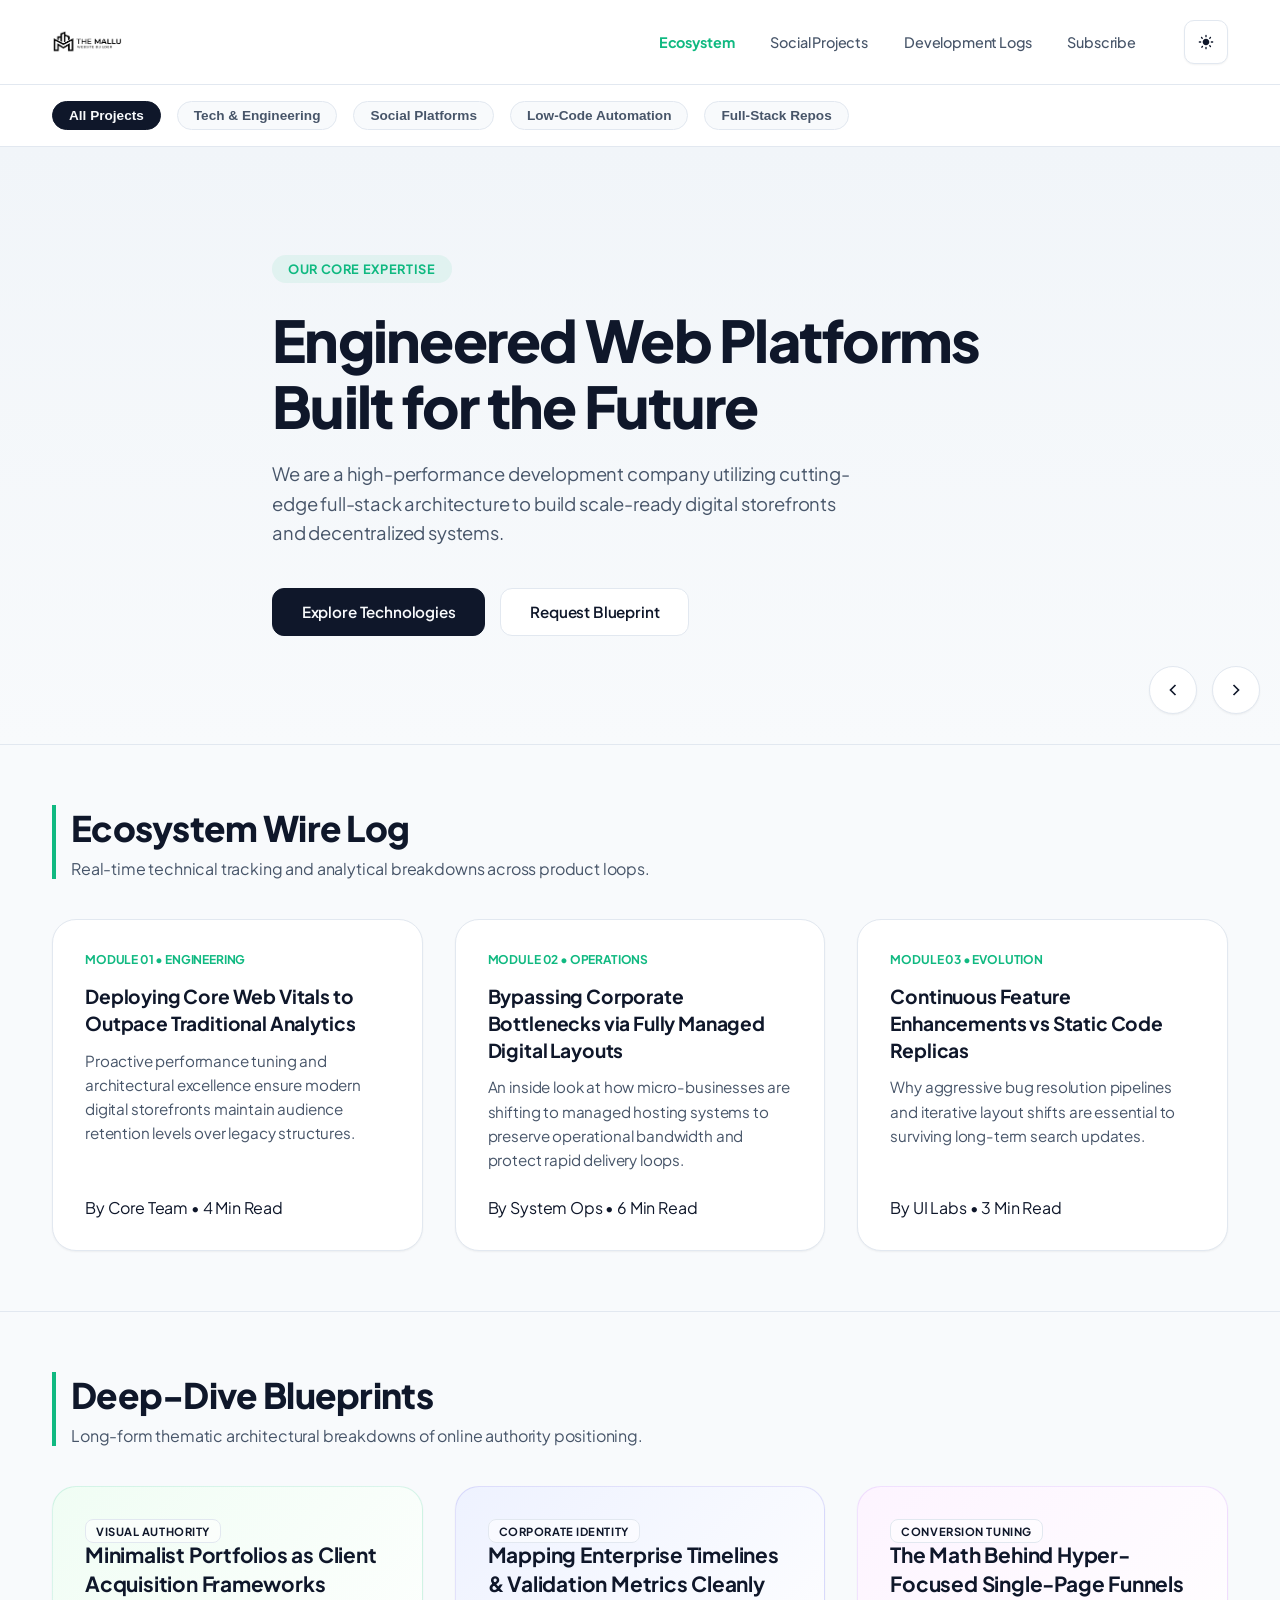
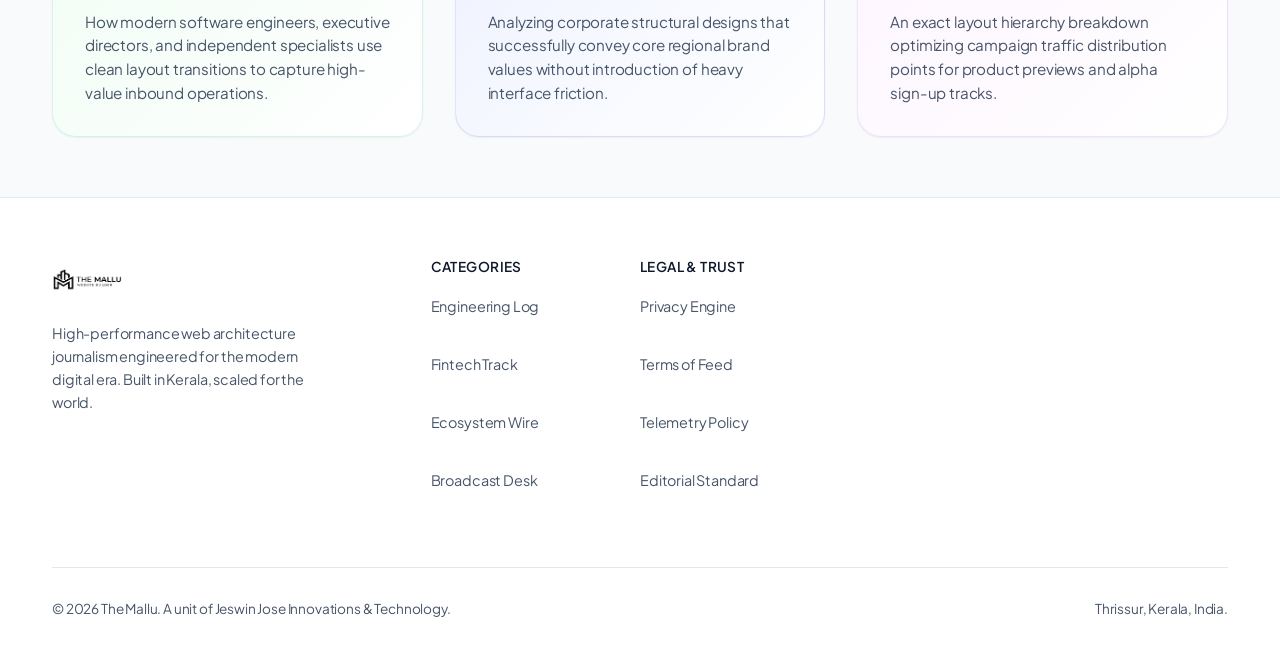
<file: index.html>
<!DOCTYPE html>
<html lang="en" data-theme="light">
<head>
    <meta charset="UTF-8">
    <meta name="viewport" content="width=device-width, initial-scale=1.0">
    <title>The Mallu | Independent Tech, Business & Lifestyle Journal</title>
    <link href="https://fonts.googleapis.com/css2?family=Plus+Jakarta+Sans:wght@300;400;500;600;700;800&display=swap" rel="stylesheet">
    <style>
        :root {
            --bg: #f8fafc;
            --surface: #ffffff;
            --surface-card: rgba(255, 255, 255, 0.75);
            --text: #0f172a;
            --sub-text: #475569;
            --border: #e2e8f0;
            --border-hover: #cbd5e1;
            --accent: #0f172a;
            --accent-glow: rgba(16, 185, 129, 0.06);
            --primary: #10b981;
            --primary-hover: #059669;
            /* Changed to solid white */
            --nav-bg: #ffffff; 
            --grid-color: rgba(15, 23, 42, 0.03);

            --bg-whychooseus: linear-gradient(180deg, #f1f5f9 0%, #f8fafc 100%);
            --bg-portfolio: linear-gradient(135deg, #f0fdf4 0%, #ffffff 100%);
            --bg-business: linear-gradient(135deg, #eef2ff 0%, #ffffff 100%);
            --bg-landing: linear-gradient(135deg, #fdf4ff 0%, #ffffff 100%);
            --bg-customizable: linear-gradient(180deg, #ffffff 0%, #f8fafc 100%);
            --bg-tutorials: linear-gradient(180deg, #0f172a 0%, #020617 100%);
            --bg-vacancies: linear-gradient(180deg, #fffbeb 0%, #f8fafc 100%);
            
            --text-vacancies: #334155;
            --border-portfolio: rgba(16, 185, 129, 0.15);
            --border-business: rgba(79, 70, 229, 0.15);
            --border-landing: rgba(168, 85, 247, 0.15);
            
            --bg-announce: linear-gradient(135deg, #ffffff 0%, #fffbeb 100%);
            --text-announce: #0f172a;
            --sub-announce: #475569;
            --border-announce: rgba(234, 179, 8, 0.25);
            
            --shadow-sm: 0 1px 2px 0 rgba(0, 0, 0, 0.05);
            --shadow-md: 0 4px 6px -1px rgba(0, 0, 0, 0.05), 0 2px 4px -2px rgba(0, 0, 0, 0.05);
            --shadow-lg: 0 20px 25px -5px rgba(0, 0, 0, 0.05), 0 8px 10px -6px rgba(0, 0, 0, 0.05);
        }

        [data-theme='dark'] {
            --bg: #030712;
            --surface: #0b0f19;
            --surface-card: rgba(11, 15, 25, 0.6);
            --text: #f9fafb;
            --sub-text: #9ca3af;
            --border: rgba(31, 41, 55, 0.6);
            --border-hover: rgba(55, 65, 81, 0.8);
            --accent: #ffffff;
            --accent-glow: rgba(16, 185, 129, 0.1);
            --primary: #10b981;
            --primary-hover: #34d399;
            /* Changed to solid dark color */
            --nav-bg: #030712; 
            --grid-color: rgba(255, 255, 255, 0.015);

            --bg-whychooseus: linear-gradient(180deg, #090d16 0%, #030712 100%);
            --bg-portfolio: linear-gradient(135deg, rgba(4, 47, 36, 0.15) 0%, #0b0f19 100%);
            --bg-business: linear-gradient(135deg, rgba(23, 37, 84, 0.15) 0%, #0b0f19 100%);
            --bg-landing: linear-gradient(135deg, rgba(67, 20, 117, 0.1) 0%, #0b0f19 100%);
            --bg-customizable: linear-gradient(180deg, #0b0f19 0%, #030712 100%);
            --bg-tutorials: linear-gradient(180deg, #070a13 0%, #02040a 100%);
            --bg-vacancies: linear-gradient(180deg, #0d0b21 0%, #030712 100%);
            
            --text-vacancies: #9ca3af;
            --border-portfolio: rgba(52, 211, 153, 0.1);
            --border-business: rgba(129, 140, 248, 0.1);
            --border-landing: rgba(192, 132, 252, 0.1);
            
            --bg-announce: linear-gradient(135deg, #0d0b18 0%, #030712 100%);
            --text-announce: #f9fafb;
            --sub-announce: #9ca3af;
            --border-announce: rgba(234, 179, 8, 0.15);
            
            --shadow-sm: 0 1px 2px 0 rgba(0, 0, 0, 0.5);
            --shadow-md: 0 4px 6px -1px rgba(0, 0, 0, 0.3);
            --shadow-lg: 0 20px 25px -5px rgba(0, 0, 0, 0.5);
        }

        * { 
            margin: 0; 
            padding: 0; 
            box-sizing: border-box; 
            scroll-behavior: smooth;
        }

        body {
            background-color: var(--bg);
            color: var(--text);
            font-family: 'Plus Jakarta Sans', sans-serif;
            transition: background-color 0.4s cubic-bezier(0.16, 1, 0.3, 1), color 0.4s cubic-bezier(0.16, 1, 0.3, 1);
            -webkit-font-smoothing: antialiased;
            overflow-x: hidden;
            letter-spacing: -0.01em;
            position: relative;
        }

        body::before {
            content: '';
            position: absolute;
            top: 0; left: 0; width: 100%; height: 100%;
            background-image: radial-gradient(var(--grid-color) 1.5px, transparent 1.5px);
            background-size: 32px 32px;
            z-index: -2;
            pointer-events: none;
        }

        .glow-aura {
            position: fixed;
            width: 600px;
            height: 600px;
            background: radial-gradient(circle, var(--accent-glow) 0%, transparent 70%);
            top: 0; left: 0;
            transform: translate(-50%, -50%);
            pointer-events: none;
            z-index: -1;
        }

        .container { max-width: 1240px; margin: 0 auto; padding: 0 2rem; }

        header {
            position: sticky;
            top: 0;
            z-index: 1000;
            background: var(--nav-bg);
            /* Removed blur filters for a solid color effect */
            border-bottom: 1px solid var(--border);
            width: 100%;
            padding: 1.25rem 0;
            transition: all 0.3s ease;
        }

        nav { display: flex; justify-content: space-between; align-items: center; position: relative; }

        .brand { display: flex; align-items: center; text-decoration: none; transition: opacity 0.2s; min-height: 44px; }
        .brand:hover { opacity: 0.85; }
        .logo-img { height: 26px; width: auto; display: block; }
        [data-theme='dark'] .logo-img { filter: invert(1) brightness(2); }

        .nav-menu { display: flex; align-items: center; gap: 3rem; }
        .nav-links { display: flex; gap: 2.25rem; align-items: center; list-style: none; }
        .nav-links a {
            text-decoration: none;
            color: var(--sub-text);
            font-size: 0.9rem;
            font-weight: 500;
            transition: color 0.2s ease;
            display: inline-block;
            padding: 0.5rem 0;
            min-height: 44px;
            line-height: 28px;
        }
        .nav-links a:hover { color: var(--text); }
        .nav-links a.active { color: var(--primary); font-weight: 700; }
        
        .nav-actions { display: flex; align-items: center; gap: 1rem; }

        .theme-toggle-btn {
            background: var(--surface);
            border: 1px solid var(--border);
            color: var(--text);
            width: 44px;
            height: 44px;
            border-radius: 10px;
            cursor: pointer;
            display: flex;
            align-items: center;
            justify-content: center;
            transition: all 0.2s ease;
            box-shadow: var(--shadow-sm);
        }
        .theme-toggle-btn:hover { background: var(--bg); border-color: var(--border-hover); transform: translateY(-1px); }
        
        .theme-toggle-btn svg { width: 16px; height: 16px; fill: currentColor; }
        .theme-toggle-btn .sun-icon { display: block; }
        .theme-toggle-btn .moon-icon { display: none; }
        
        [data-theme='dark'] .theme-toggle-btn .sun-icon { display: none; }
        [data-theme='dark'] .theme-toggle-btn .moon-icon { display: block; }

        .menu-toggle {
            display: none;
            background: transparent;
            border: 1px solid var(--border);
            color: var(--text);
            width: 44px;
            height: 44px;
            cursor: pointer;
            border-radius: 10px;
            align-items: center;
            justify-content: center;
        }
        .menu-toggle svg { width: 16px; height: 16px; fill: currentColor; }

        /* --- Hero Carousel System --- */
        .hero-carousel-section {
            position: relative;
            width: 100%;
            overflow: hidden;
            background: var(--bg-whychooseus);
            border-bottom: 1px solid var(--border);
        }

        .carousel-track {
            display: flex;
            transition: transform 0.6s cubic-bezier(0.25, 1, 0.5, 1);
            width: 100%;
        }

        .carousel-slide {
            min-width: 100%;
            padding: clamp(80px, 12vh, 140px) 0;
            display: flex;
            align-items: center;
            box-sizing: border-box;
        }

        .slide-content {
            max-width: 800px;
        }

        .slide-tag {
            display: inline-flex;
            align-items: center;
            background: rgba(16, 185, 129, 0.08);
            color: var(--primary);
            padding: 6px 16px;
            border-radius: 100px;
            font-size: 0.8rem;
            font-weight: 700;
            text-transform: uppercase;
            letter-spacing: 0.05em;
            margin-bottom: 1.5rem;
        }

        .slide-content h1 {
            font-size: clamp(2.5rem, 4.5vw, 4rem);
            line-height: 1.15;
            font-weight: 800;
            letter-spacing: -0.03em;
            color: var(--text);
            margin-bottom: 1.25rem;
        }

        .slide-content p {
            font-size: 1.15rem;
            color: var(--sub-text);
            line-height: 1.6;
            margin-bottom: 2.5rem;
            max-width: 600px;
        }

        .carousel-nav-container {
            position: absolute;
            bottom: 30px;
            right: 0;
            left: 0;
            display: flex;
            justify-content: flex-end;
            gap: 15px;
            pointer-events: none;
        }

        .carousel-btn {
            background: var(--surface);
            border: 1px solid var(--border);
            color: var(--text);
            width: 48px;
            height: 48px;
            border-radius: 50%;
            cursor: pointer;
            pointer-events: auto;
            box-shadow: var(--shadow-sm);
            display: flex;
            align-items: center;
            justify-content: center;
            transition: all 0.2s ease;
        }

        .carousel-btn:hover {
            background: var(--bg);
            border-color: var(--border-hover);
            transform: translateY(-2px);
            box-shadow: var(--shadow-md);
        }

        .carousel-btn svg {
            width: 20px;
            height: 20px;
            stroke: currentColor;
            stroke-width: 2;
            fill: none;
        }

        /* --- Category Switcher Row --- */
        .category-bar-section {
            border-bottom: 1px solid var(--border);
            background: var(--surface);
            padding: 1rem 0;
            position: sticky;
            top: 75px;
            z-index: 900;
        }
        .category-scroll-container {
            display: flex;
            gap: 1rem;
            overflow-x: auto;
            white-space: nowrap;
            scrollbar-width: none;
        }
        .category-scroll-container::-webkit-scrollbar { display: none; }
        
        .cat-tab {
            padding: 6px 16px;
            border-radius: 100px;
            border: 1px solid var(--border);
            background: var(--bg);
            color: var(--sub-text);
            font-size: 0.85rem;
            font-weight: 600;
            cursor: pointer;
            transition: all 0.2s ease;
        }
        .cat-tab:hover, .cat-tab.active {
            background: var(--accent);
            color: var(--bg);
            border-color: var(--accent);
        }

        /* --- Bento Feed Matrix --- */
        .why-choose-us {
            padding: 60px 0;
            background: var(--bg); 
        }

        .section-header {
            text-align: left;
            margin-bottom: 40px;
            border-left: 4px solid var(--primary);
            padding-left: 15px;
        }

        .section-title {
            font-size: clamp(1.6rem, 3vw, 2.2rem);
            font-weight: 800;
            letter-spacing: -0.02em;
            margin-bottom: 0.5rem;
        }

        .section-subtitle {
            color: var(--sub-text);
            font-size: 1rem;
        }

        .features-grid {
            display: grid; 
            grid-template-columns: repeat(auto-fit, minmax(320px, 1fr)); 
            gap: 2rem;
        }

        .feature-card {
            background: var(--surface);
            border: 1px solid var(--border);
            border-radius: 24px;
            padding: 2rem;
            transition: all 0.3s cubic-bezier(0.16, 1, 0.3, 1);
            box-shadow: var(--shadow-sm);
            display: flex;
            flex-direction: column;
            justify-content: space-between;
        }

        .feature-card:hover {
            transform: translateY(-4px);
            border-color: var(--border-hover);
            box-shadow: var(--shadow-lg);
        }

        .feature-num {
            font-size: 0.75rem;
            font-weight: 700;
            color: var(--primary);
            margin-bottom: 1rem;
            display: block;
            text-transform: uppercase;
        }

        .feature-card h3 {
            margin-bottom: 0.75rem; 
            font-size: 1.2rem; 
            font-weight: 700;
            line-height: 1.4;
        }

        .feature-card p {
            color: var(--sub-text);
            font-size: 0.95rem;
            line-height: 1.6;
            margin-bottom: 1.5rem;
        }

        /* --- Buttons --- */
        .btn { 
            padding: 0.8rem 1.8rem; 
            font-weight: 600; 
            font-size: 0.95rem; 
            border-radius: 12px; 
            cursor: pointer; 
            transition: all 0.2s cubic-bezier(0.16, 1, 0.3, 1); 
            text-decoration: none; 
            display: inline-flex; 
            align-items: center;
            justify-content: center;
            min-height: 48px;
        }

        .btn-primary { background: var(--accent); color: var(--bg); border: 1px solid var(--accent); }
        .btn-primary:hover { opacity: 0.9; transform: translateY(-2px); box-shadow: var(--shadow-md); }
        .btn-outline { border: 1px solid var(--border); color: var(--text); background: var(--surface); }
        .btn-outline:hover { background: var(--bg); border-color: var(--border-hover); }
        .btn-gap { display: flex; gap: 15px; flex-wrap: wrap; }

        /* --- Remaining Layout Sections (Kept structurally the same) --- */
        .solutions-section { padding: 60px 0; background-color: var(--bg); border-top: 1px solid var(--border); }
        .solutions-grid { display: grid; grid-template-columns: repeat(3, 1fr); gap: 2rem; }
        .solution-bento-card { border: 1px solid var(--border); border-radius: 24px; padding: 2rem; display: flex; flex-direction: column; justify-content: space-between; position: relative; box-shadow: var(--shadow-sm); transition: all 0.3s ease; }
        .solution-bento-card.portfolio-card { background: var(--bg-portfolio); border-color: var(--border-portfolio); }
        .solution-bento-card.business-card { background: var(--bg-business); border-color: var(--border-business); }
        .solution-bento-card.landing-card { background: var(--bg-landing); border-color: var(--border-landing); }
        .solution-bento-card:hover { transform: translateY(-4px); box-shadow: var(--shadow-lg); }
        .solution-tag { font-size: 0.7rem; font-weight: 700; text-transform: uppercase; letter-spacing: 0.05em; color: var(--text); background: rgba(255, 255, 255, 0.6); border: 1px solid var(--border); padding: 4px 10px; border-radius: 8px; align-self: flex-start; margin-bottom: 1.5rem; }
        [data-theme='dark'] .solution-tag { background: rgba(0, 0, 0, 0.4); }
        .solution-bento-card h3 { font-size: 1.3rem; font-weight: 700; letter-spacing: -0.01em; margin-bottom: 0.75rem; line-height: 1.4; }
        .solution-bento-card p { color: var(--sub-text); font-size: 0.95rem; line-height: 1.55; }
        .exclusions-banner { grid-column: span 3; background: var(--surface); border: 1px dashed var(--border); border-radius: 20px; padding: 1.5rem 2rem; display: flex; justify-content: space-between; align-items: center; margin-top: 0.5rem; }
        .exclusions-left { display: flex; align-items: center; gap: 16px; }
        .exclusions-left h4 { font-size: 0.95rem; font-weight: 600; color: var(--text); }
        .exclusions-left p { font-size: 0.9rem; color: var(--sub-text); }
        .tutorials-section { padding: 60px 0; background: var(--bg-tutorials); border-top: 1px solid var(--border); }
        .tutorials-section .section-title { color: #ffffff !important; }
        .tutorials-section .section-subtitle, .tutorials-section .video-caption { color: #94a3b8 !important; }
        .tutorials-grid { display: grid; grid-template-columns: repeat(3, 1fr); gap: 2rem; margin-bottom: 2rem; }
        .video-wrapper { background: rgba(15, 23, 42, 0.4); border: 1px solid rgba(255, 255, 255, 0.08); border-radius: 20px; padding: 10px; transition: all 0.3s ease; }
        .video-wrapper:hover { transform: translateY(-4px); border-color: rgba(16, 185, 129, 0.3); }
        .video-frame { width: 100%; aspect-ratio: 16 / 9; border-radius: 12px; border: none; display: block; }
        .video-caption { font-size: 0.9rem; font-weight: 600; margin-top: 1rem; padding: 0 4px; }
        .vacancies-section { padding: 60px 0; background: var(--bg-vacancies); border-bottom: 1px solid var(--border); overflow: hidden; }
        .vacancies-carousel-container { width: 100%; overflow: hidden; padding: 10px 0; position: relative; }
        .vacancies-track { display: flex; gap: 2rem; width: max-content; animation: infiniteScroll 40s linear infinite; }
        .vacancies-track:hover { animation-play-state: paused; }
        .vacancy-card { background: var(--surface); border: 1px solid var(--border); border-radius: 24px; padding: 2rem; width: 360px; display: flex; flex-direction: column; justify-content: space-between; box-shadow: var(--shadow-sm); }
        [data-theme='dark'] .vacancy-card { background: #0f1422; }
        .vacancy-card h3 { font-size: 1.15rem; font-weight: 700; margin-bottom: 0.5rem; color: var(--text); }
        .vacancy-card p { color: var(--sub-text); font-size: 0.9rem; line-height: 1.5; margin-bottom: 1.5rem; flex-grow: 1; }
        @keyframes infiniteScroll { 0% { transform: translateX(0); } 100% { transform: translateX(calc(-50% - 1rem)); } }
        .customizable-section { padding: 80px 0; background: var(--bg-customizable); border-top: 1px solid var(--border); }
        .custom-badge { display: inline-flex; align-items: center; padding: 6px 14px; background: rgba(16, 185, 129, 0.06); color: var(--primary); border: 1px solid rgba(16, 185, 129, 0.15); border-radius: 100px; font-size: 0.75rem; font-weight: 600; margin-bottom: 1.5rem; }
        .customizable-content h2 { font-size: clamp(1.8rem, 4vw, 2.5rem); font-weight: 800; letter-spacing: -0.02em; line-height: 1.2; margin-bottom: 1.25rem; }
        .customizable-content p { font-size: 1.05rem; color: var(--sub-text); max-width: 660px; line-height: 1.6; margin-bottom: 2rem; }
        .newsletter-form { display: flex; gap: 12px; max-width: 500px; width: 100%; }
        .newsletter-input { flex: 1; background: var(--surface); border: 1px solid var(--border); padding: 0 1rem; border-radius: 10px; font-family: inherit; color: var(--text); outline: none; }
        .newsletter-input:focus { border-color: var(--primary); }
        footer { background-color: var(--surface); border-top: 1px solid var(--border); padding: 60px 0 40px; }
        .footer-grid { display: grid; grid-template-columns: 2fr repeat(4, 1fr); gap: 40px; margin-bottom: 40px; }
        .footer-brand p { margin-top: 1.25rem; color: var(--sub-text); max-width: 280px; line-height: 1.6; font-size: 0.9rem; }
        .footer-links h4 { font-weight: 600; margin-bottom: 1.25rem; font-size: 0.85rem; color: var(--text); text-transform: uppercase; letter-spacing: 0.03em; }
        .footer-links ul { list-style: none; }
        .footer-links li { margin-bottom: 0.75rem; }
        .footer-links a { text-decoration: none; color: var(--sub-text); font-size: 0.9rem; transition: color 0.15s ease; display: inline-block; min-height: 44px; }
        .footer-links a:hover { color: var(--text); }
        .footer-bottom { padding-top: 2rem; border-top: 1px solid var(--border); display: flex; justify-content: space-between; align-items: center; font-size: 0.85rem; color: var(--sub-text); flex-wrap: wrap; gap: 15px; }

        @media (max-width: 1024px) {
            .nav-menu { display: none; position: absolute; top: 100%; left: 0; width: 100%; background: var(--surface); border-bottom: 1px solid var(--border); padding: 1.5rem; flex-direction: column; align-items: flex-start; gap: 1.5rem; box-shadow: var(--shadow-md); }
            .nav-menu.active { display: flex; }
            .nav-links { flex-direction: column; align-items: flex-start; width: 100%; gap: 0.5rem; }
            .nav-actions { width: 100%; justify-content: space-between; padding-top: 1rem; border-top: 1px solid var(--border); }
            .menu-toggle { display: flex; }
            .solutions-grid { grid-template-columns: 1fr; gap: 1.5rem; }
            .exclusions-banner { grid-column: span 1; flex-direction: column; align-items: flex-start; gap: 1rem; }
            .tutorials-grid { grid-template-columns: 1fr; gap: 1.5rem; }
            .footer-grid { grid-template-columns: repeat(2, 1fr); gap: 32px; }
            .footer-brand { grid-column: span 2; }
            .category-bar-section { top: 70px; }
            .carousel-nav-container { display: none; } /* Hide arrows on mobile for swipe (assumed functionality) */
        }
        @media (max-width: 640px) {
            .footer-grid { grid-template-columns: 1fr; }
            .footer-brand { grid-column: span 1; }
            .container { padding: 0 1.25rem; }
            .newsletter-form { flex-direction: column; }
            .newsletter-input { min-height: 44px; }
        }
    </style>
</head>
<body>

    <div class="glow-aura" id="glowAura"></div>

    <header>
        <div class="container">
            <nav>
                <a href="/" class="brand">
                    <img src="mallulogo.png" alt="The Mallu Logo" class="logo-img">
                </a>
                
                <div class="nav-menu" id="navMenu">
                    <ul class="nav-links">
                        <li><a href="#" class="active">Ecosystem</a></li>
                        <li><a href="#solutions">Social Projects</a></li>
                        <li><a href="#broadcasts">Development Logs</a></li>
                        <li><a href="#newsletter">Subscribe</a></li>
                    </ul>
                    
                    <div class="nav-actions">
                        <button class="theme-toggle-btn" onclick="toggleTheme()" aria-label="Toggle theme">
                            <svg class="sun-icon" viewBox="0 0 24 24"><path d="M12 7c-2.76 0-5 2.24-5 5s2.24 5 5 5 5-2.24 5-5-2.24-5-5-5zM2 13h2c.55 0 1-.45 1-1s-.45-1-1-1H2c-.55 0-1 .45-1 1s.45 1 1 1zm18 0h2c.55 0 1-.45 1-1s-.45-1-1-1h-2c-.55 0-1 .45-1 1s.45 1 1 1zM11 2v2c0 .55.45 1 1 1s1-.45 1-1V2c0-.55-.45-1-1-1s-1 .45-1 1zm0 18v2c0 .55.45 1 1 1s1-.45 1-1v-2c0-.55-.45-1-1-1s-1 .45-1 1zM5.99 4.58c-.39-.39-1.03-.39-1.41 0s-.39 1.03 0 1.41l1.06 1.06c.39.39 1.03.39 1.41 0s.39-1.03 0-1.41L5.99 4.58zm12.37 12.37c-.39-.39-1.03-.39-1.41 0s-.39 1.03 0 1.41l1.06 1.06c.39.39 1.03.39 1.41 0s.39-1.03 0-1.41l-1.06-1.06zm1.06-12.37c-.39-.39-1.03-.39-1.41 0l-1.06 1.06c-.39.39-.39 1.03 0 1.41s1.03.39 1.41 0l1.06-1.06c.39-.38.39-1.02 0-1.41zM5.99 18.01l-1.06 1.06c-.39.39-.39 1.03 0 1.41s1.03.39 1.41 0l1.06-1.06c.39-.39.39-1.03 0-1.41s-1.02-.39-1.41 0z"/></svg>
                            <svg class="moon-icon" viewBox="0 0 24 24"><path d="M12.3 22c5.36 0 9.7-4.34 9.7-9.7 0-2.5-.95-4.78-2.52-6.5-.42-.46-1.12-.27-1.28.33-.87 3.32-3.88 5.77-7.46 5.77-2.6 0-4.94-1.3-6.4-3.3-.34-.47-.98-.41-1.29.11C2.46 10.42 2 11.91 2 13.5 2 18.16 5.84 22 12.3 22z"/></svg>
                        </button>
                    </div>
                </div>

                <button class="menu-toggle" id="menuBtn" onclick="toggleMenu()" aria-label="Toggle navigation menu">
                    <svg viewBox="0 0 24 24"><path d="M3 18h18v-2H3v2zm0-5h18v-2H3v2zm0-7v2h18V6H3z"/></svg>
                </button>
            </nav>
        </div>
    </header>

    <!-- Category Bar Filter System -->
    <div class="category-bar-section">
        <div class="container">
            <div class="category-scroll-container">
                <button class="cat-tab active">All Projects</button>
                <button class="cat-tab">Tech & Engineering</button>
                <button class="cat-tab">Social Platforms</button>
                <button class="cat-tab">Low-Code Automation</button>
                <button class="cat-tab">Full-Stack Repos</button>
            </div>
        </div>
    </div>

    <main>
        <!-- Full-Width Hero Carousel replacing the old magazine grid -->
        <section class="hero-carousel-section">
            <div class="carousel-track" id="heroTrack">
                
                <!-- Slide 1 -->
                <div class="carousel-slide">
                    <div class="container slide-content">
                        <span class="slide-tag">Our Core Expertise</span>
                        <h1>Engineered Web Platforms Built for the Future</h1>
                        <p>We are a high-performance development company utilizing cutting-edge full-stack architecture to build scale-ready digital storefronts and decentralized systems.</p>
                        <div class="btn-gap">
                            <a href="#features" class="btn btn-primary">Explore Technologies</a>
                            <a href="#contact" class="btn btn-outline">Request Blueprint</a>
                        </div>
                    </div>
                </div>

                <!-- Slide 2 -->
                <div class="carousel-slide">
                    <div class="container slide-content">
                        <span class="slide-tag">Community & Society</span>
                        <h1>Innovating Projects Driven By Social Impact</h1>
                        <p>From secure job verification marketplaces to fraud-reporting dashboards, we deploy technology designed to protect trust and empower communities globally.</p>
                        <div class="btn-gap">
                            <a href="#solutions" class="btn btn-primary">View Social Projects</a>
                        </div>
                    </div>
                </div>

                <!-- Slide 3 -->
                <div class="carousel-slide">
                    <div class="container slide-content">
                        <span class="slide-tag">Systems Automation</span>
                        <h1>Streamlining Business Via Intelligent Layouts</h1>
                        <p>Eliminate corporate friction points using our managed hosting loops, low-code API integrations, and fully automated deployment pipelines.</p>
                        <div class="btn-gap">
                            <a href="#broadcasts" class="btn btn-primary">Watch System Logs</a>
                        </div>
                    </div>
                </div>

            </div>

            <div class="container" style="position: relative;">
                <div class="carousel-nav-container">
                    <button class="carousel-btn prev-btn" onclick="moveSlide(-1)">
                        <svg viewBox="0 0 24 24"><polyline points="15 18 9 12 15 6"></polyline></svg>
                    </button>
                    <button class="carousel-btn next-btn" onclick="moveSlide(1)">
                        <svg viewBox="0 0 24 24"><polyline points="9 18 15 12 9 6"></polyline></svg>
                    </button>
                </div>
            </div>
        </section>

        <!-- Fresh News Cards Feed -->
        <section id="features" class="why-choose-us">
            <div class="container">
                <div class="section-header">
                    <h2 class="section-title">Ecosystem Wire Log</h2>
                    <p class="section-subtitle">Real-time technical tracking and analytical breakdowns across product loops.</p>
                </div>
                <div class="features-grid">
                    <div class="feature-card">
                        <div>
                            <span class="feature-num">Module 01 &bull; Engineering</span>
                            <h3>Deploying Core Web Vitals to Outpace Traditional Analytics</h3>
                            <p>Proactive performance tuning and architectural excellence ensure modern digital storefronts maintain audience retention levels over legacy structures.</p>
                        </div>
                        <div class="story-meta">
                            <span>By Core Team &bull; 4 Min Read</span>
                        </div>
                    </div>
                    <div class="feature-card">
                        <div>
                            <span class="feature-num">Module 02 &bull; Operations</span>
                            <h3>Bypassing Corporate Bottlenecks via Fully Managed Digital Layouts</h3>
                            <p>An inside look at how micro-businesses are shifting to managed hosting systems to preserve operational bandwidth and protect rapid delivery loops.</p>
                        </div>
                        <div class="story-meta">
                            <span>By System Ops &bull; 6 Min Read</span>
                        </div>
                    </div>
                    <div class="feature-card">
                        <div>
                            <span class="feature-num">Module 03 &bull; Evolution</span>
                            <h3>Continuous Feature Enhancements vs Static Code Replicas</h3>
                            <p>Why aggressive bug resolution pipelines and iterative layout shifts are essential to surviving long-term search updates.</p>
                        </div>
                        <div class="story-meta">
                            <span>By UI Labs &bull; 3 Min Read</span>
                        </div>
                    </div>
                </div>
            </div>
        </section>

        <!-- Solutions Section... (unchanged content) -->
        <section id="solutions" class="solutions-section">
            <div class="container">
                <div class="section-header">
                    <h2 class="section-title">Deep-Dive Blueprints</h2>
                    <p class="section-subtitle">Long-form thematic architectural breakdowns of online authority positioning.</p>
                </div>
                <div class="solutions-grid">
                    <div class="solution-bento-card portfolio-card">
                        <div>
                            <span class="solution-tag">Visual Authority</span>
                            <h3>Minimalist Portfolios as Client Acquisition Frameworks</h3>
                            <p>How modern software engineers, executive directors, and independent specialists use clean layout transitions to capture high-value inbound operations.</p>
                        </div>
                    </div>
                    <div class="solution-bento-card business-card">
                        <div>
                            <span class="solution-tag">Corporate Identity</span>
                            <h3>Mapping Enterprise Timelines & Validation Metrics Cleanly</h3>
                            <p>Analyzing corporate structural designs that successfully convey core regional brand values without introduction of heavy interface friction.</p>
                        </div>
                    </div>
                    <div class="solution-bento-card landing-card">
                        <div>
                            <span class="solution-tag">Conversion Tuning</span>
                            <h3>The Math Behind Hyper-Focused Single-Page Funnels</h3>
                            <p>An exact layout hierarchy breakdown optimizing campaign traffic distribution points for product previews and alpha sign-up tracks.</p>
                        </div>
                    </div>
                </div>
            </div>
        </section>
    </main>

    <footer>
        <div class="container">
            <div class="footer-grid">
                <div class="footer-brand">
                    <a href="/" class="brand">
                        <img src="mallulogo.png" alt="The Mallu Logo" class="logo-img">
                    </a>
                    <p>High-performance web architecture journalism engineered for the modern digital era. Built in Kerala, scaled for the world.</p>
                </div>

                <div class="footer-links">
                    <h4>Categories</h4>
                    <ul>
                        <li><a href="#">Engineering Log</a></li>
                        <li><a href="#">Fintech Track</a></li>
                        <li><a href="#">Ecosystem Wire</a></li>
                        <li><a href="#">Broadcast Desk</a></li>
                    </ul>
                </div>

                <div class="footer-links">
                    <h4>Legal & Trust</h4>
                    <ul>
                        <li><a href="#">Privacy Engine</a></li>
                        <li><a href="#">Terms of Feed</a></li>
                        <li><a href="#">Telemetry Policy</a></li>
                        <li><a href="#">Editorial Standard</a></li>
                    </ul>
                </div>
            </div>

            <div class="footer-bottom">
                <div class="copyright">
                    <p>&copy; 2026 The Mallu. A unit of Jeswin Jose Innovations & Technology.</p>
                </div>
                <div class="location">
                    <p>Thrissur, Kerala, India.</p>
                </div>
            </div>
        </div>
    </footer>

    <script>
        // Aura Glow Tracking
        const glowAura = document.getElementById('glowAura');
        window.addEventListener('mousemove', (e) => {
            glowAura.style.left = e.clientX + 'px';
            glowAura.style.top = e.clientY + 'px';
        });

        // Theme Switcher Persistence
        function applyTheme(theme) {
            document.documentElement.setAttribute('data-theme', theme);
            localStorage.setItem('theme', theme);
        }

        function toggleTheme() {
            const currentTheme = document.documentElement.getAttribute('data-theme') || 'light';
            applyTheme(currentTheme === 'dark' ? 'light' : 'dark');
        }

        const savedTheme = localStorage.getItem('theme') || 'light';
        applyTheme(savedTheme);

        // Mobile Menu
        function toggleMenu() {
            const navMenu = document.getElementById('navMenu');
            navMenu.classList.toggle('active');
        }

        // --- Carousel Logic ---
        let currentSlide = 0;
        const slides = document.querySelectorAll('.carousel-slide');
        const track = document.getElementById('heroTrack');
        let autoSlideInterval;

        function updateCarousel() {
            track.style.transform = `translateX(-${currentSlide * 100}%)`;
        }

        function moveSlide(direction) {
            currentSlide = (currentSlide + direction + slides.length) % slides.length;
            updateCarousel();
            resetTimer();
        }

        function startAutoSlide() {
            autoSlideInterval = setInterval(() => {
                moveSlide(1);
            }, 6000); // 6 seconds per slide
        }

        function resetTimer() {
            clearInterval(autoSlideInterval);
            startAutoSlide();
        }

        // Initialize Tabs & Carousel
        window.onload = function() {
            startAutoSlide();
            
            const tabs = document.querySelectorAll('.cat-tab');
            tabs.forEach(tab => {
                tab.addEventListener('click', () => {
                    tabs.forEach(t => t.classList.remove('active'));
                    tab.classList.add('active');
                });
            });
        };
    </script>
</body>
</html>
</file>
